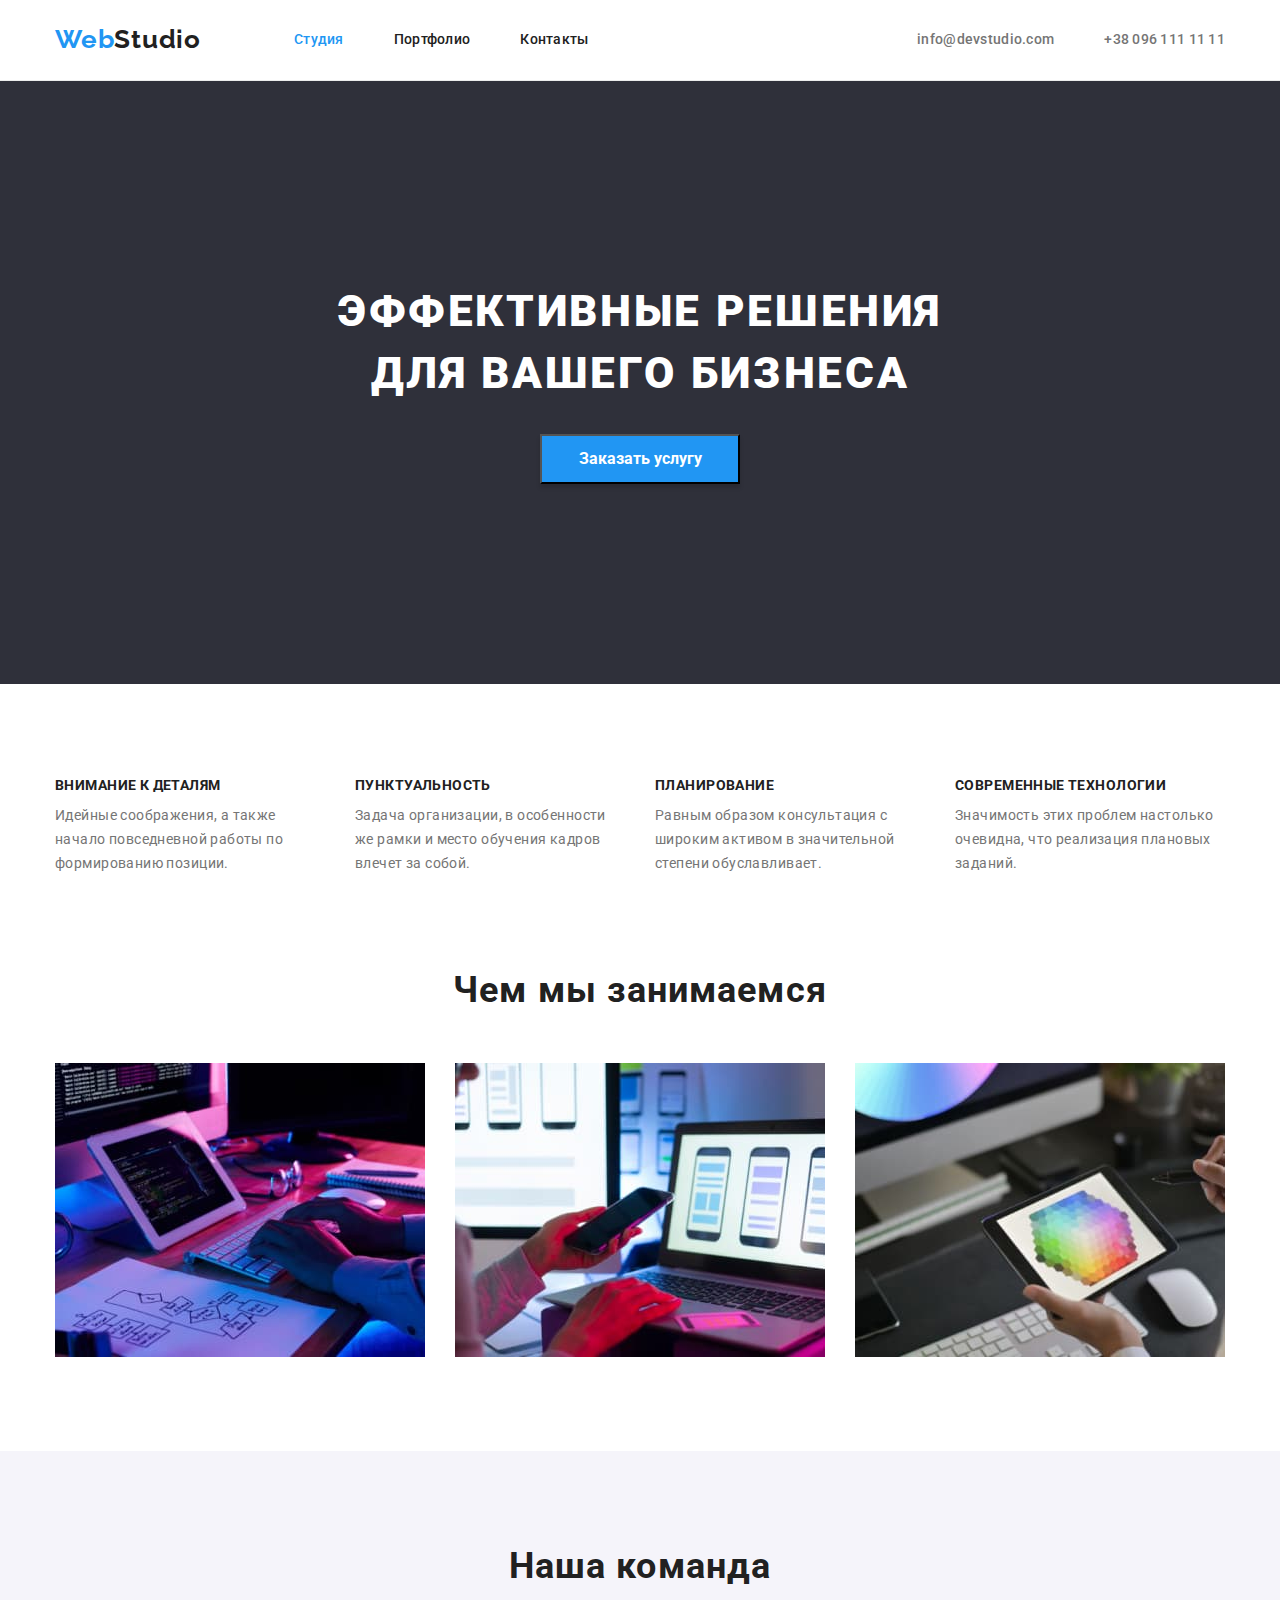
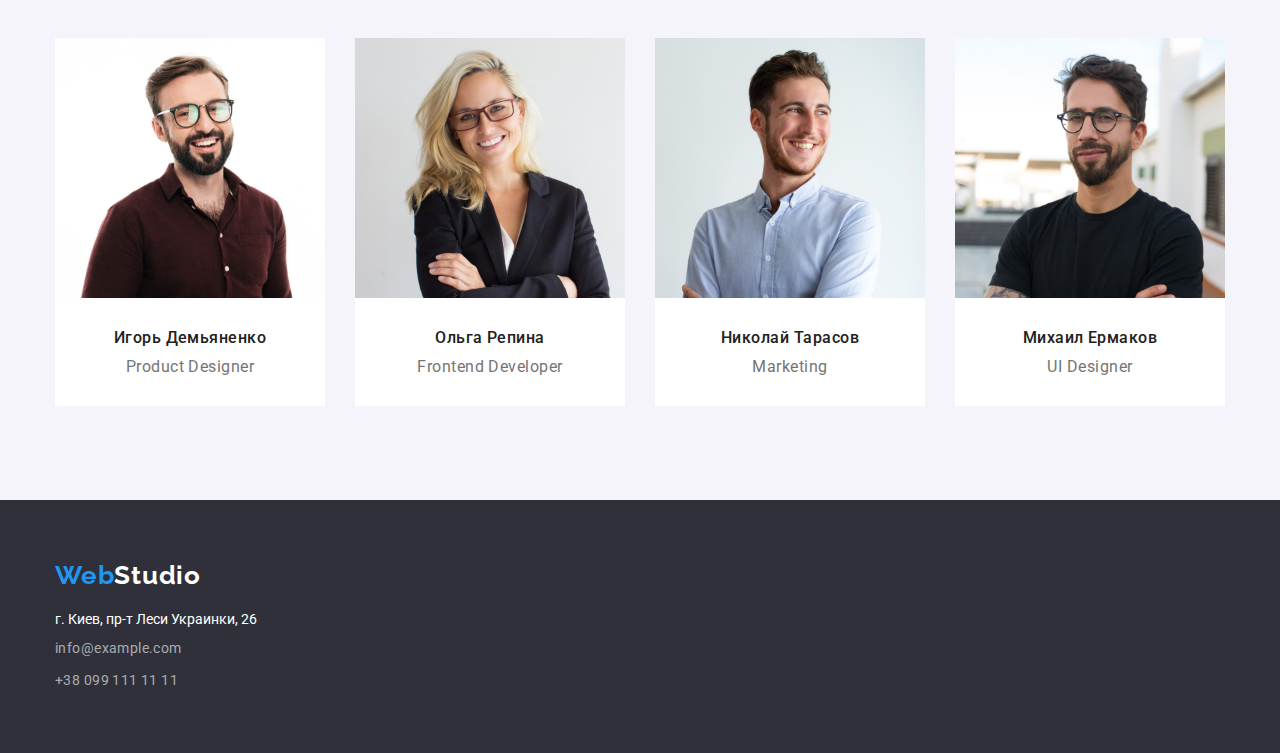
<file: index.html>
<!DOCTYPE html>
<html lang="ru">
  <head>
    <meta charset="UTF-8" />
    <meta http-equiv="X-UA-Compatible" content="IE=edge" />
    <meta name="viewport" content="width=device-width, initial-scale=1.0" />
    <title>Document</title>
    <!--fonts-->
    <link rel="preconnect" href="https://fonts.googleapis.com" />
    <link rel="preconnect" href="https://fonts.gstatic.com" crossorigin />
    <link
      href="https://fonts.googleapis.com/css2?family=Raleway:wght@700&family=Roboto:wght@400;500;700;900&display=swap"
      rel="stylesheet"
    />
    <link
      rel="stylesheet"
      href="https://cdnjs.cloudflare.com/ajax/libs/modern-normalize/1.1.0/modern-normalize.min.css"
    />
    <link rel="stylesheet" href="./css/styles.css" />
  </head>

  <body class="page">
    <header class="header">
      <div class="container header-container">
        <!--logo-->
        <a href="" lang="en" class="logo"
          >Web<span class="colortext-header">Studio</span></a
        >
        <nav class="navigation">
          <ul class="list-index">
            <li class="item-index">
              <a href="" class="link current">Студия</a>
            </li>
            <li class="item-index">
              <a href="./portfolio.html" class="link">Портфолио</a>
            </li>
            <li class="item-index">
              <a href="" class="link">Контакты</a>
            </li>
          </ul>
        </nav>
        <ul class="contacts">
          <li class="item-contacts-mail">
            <a href="" class="link-contacts-mail">info@devstudio.com</a>
          </li>
          <li class="item-contacts-tel">
            <a href="" class="link-contacts-tel">+38 096 111 11 11</a>
          </li>
        </ul>
      </div>
    </header>
    <main>
      <!--hero-->
      <section class="hero">
        <div class="container">
          <h1 class="hero-title">Эффективные решения для вашего бизнеса</h1>
          <button type="button" class="hero-btn">Заказать услугу</button>
        </div>
      </section>
      <!--features-->
      <section class="features section">
        <div class="container">
          <h2 hidden class="section-title">особенности</h2>
          <ul class="list-features">
            <li class="item-features">
              <h3 class="title-features">Внимание к деталям</h3>
              <p class="content-features">
                Идейные соображения, а также начало повседневной работы по
                формированию позиции.
              </p>
            </li>
            <li class="item-features">
              <h3 class="title-features">Пунктуальность</h3>
              <p class="content-features">
                Задача организации, в особенности же рамки и место обучения
                кадров влечет за собой.
              </p>
            </li>
            <li class="item-features">
              <h3 class="title-features">Планирование</h3>
              <p class="content-features">
                Равным образом консультация с широким активом в значительной
                степени обуславливает.
              </p>
            </li>
            <li class="item-features">
              <h3 class="title-features">Современные технологии</h3>
              <p class="content-features">
                Значимость этих проблем настолько очевидна, что реализация
                плановых заданий.
              </p>
            </li>
          </ul>
        </div>
      </section>
      <!--work-->
      <section class="work section">
        <div class="container">
          <h2 class="section-title">Чем мы занимаемся</h2>
          <ul class="work-list">
            <li class="work-item">
              <img
                width="370"
                src="images/img1.jpg"
                alt="разработка програмного обеспечения"
              />
            </li>
            <li class="work-item">
              <img
                width="370"
                src="images/img2.jpg"
                alt="тестирование приложений"
              />
            </li>
            <li class="work-item">
              <img
                width="370"
                src="images/img3.jpg"
                alt="работа с цветовой гаммой"
              />
            </li>
          </ul>
        </div>
      </section>
      <!--team-->
      <section class="team section">
        <div class="container">
          <h2 class="section-title">Наша команда</h2>
          <ul class="team-list">
            <li class="team-item">
              <img
                width="270"
                src="./images/photo1.jpg"
                alt="Product Designer"
              />
              <div class="team-box">
                <h3 class="team-subtitle">Игорь Демьяненко</h3>
                <p lang="en" class="position">Product Designer</p>
              </div>
            </li>

            <li class="team-item">
              <img
                width="270"
                src="./images/photo2.jpg"
                alt="Frontend Developer"
              />

              <div class="team-box">
                <h3 class="team-subtitle">Ольга Репина</h3>
                <p lang="en" class="position">Frontend Developer</p>
              </div>
            </li>

            <li class="team-item">
              <img width="270" src="./images/photo3.jpg" alt="Marketing" />

              <div class="team-box">
                <h3 class="team-subtitle">Николай Тарасов</h3>
                <p lang="en" class="position">Marketing</p>
              </div>
            </li>

            <li class="team-item">
              <img width="270" src="./images/photo4.jpg" alt="UI Designer" />

              <div class="team-box">
                <h3 class="team-subtitle">Михаил Ермаков</h3>
                <p lang="en" class="position">UI Designer</p>
              </div>
            </li>
          </ul>
        </div>
      </section>
    </main>
    <footer class="footer">
      <div class="container">
        <!--logo-->
        <a href="" class="logo-footer"
          >Web<span class="colortext-footer">Studio</span></a
        >
        <address class="address">
          <ul class="address-list">
            <li class="footer-item">г. Киев, пр-т Леси Украинки, 26</li>
            <li class="footer-item">
              <a href="" class="mail" lang="en">info@example.com</a>
            </li>
            <li class="footer-item">
              <a href="" class="tel">+38 099 111 11 11</a>
            </li>
          </ul>
        </address>
      </div>
    </footer>
  </body>
</html>
</file>
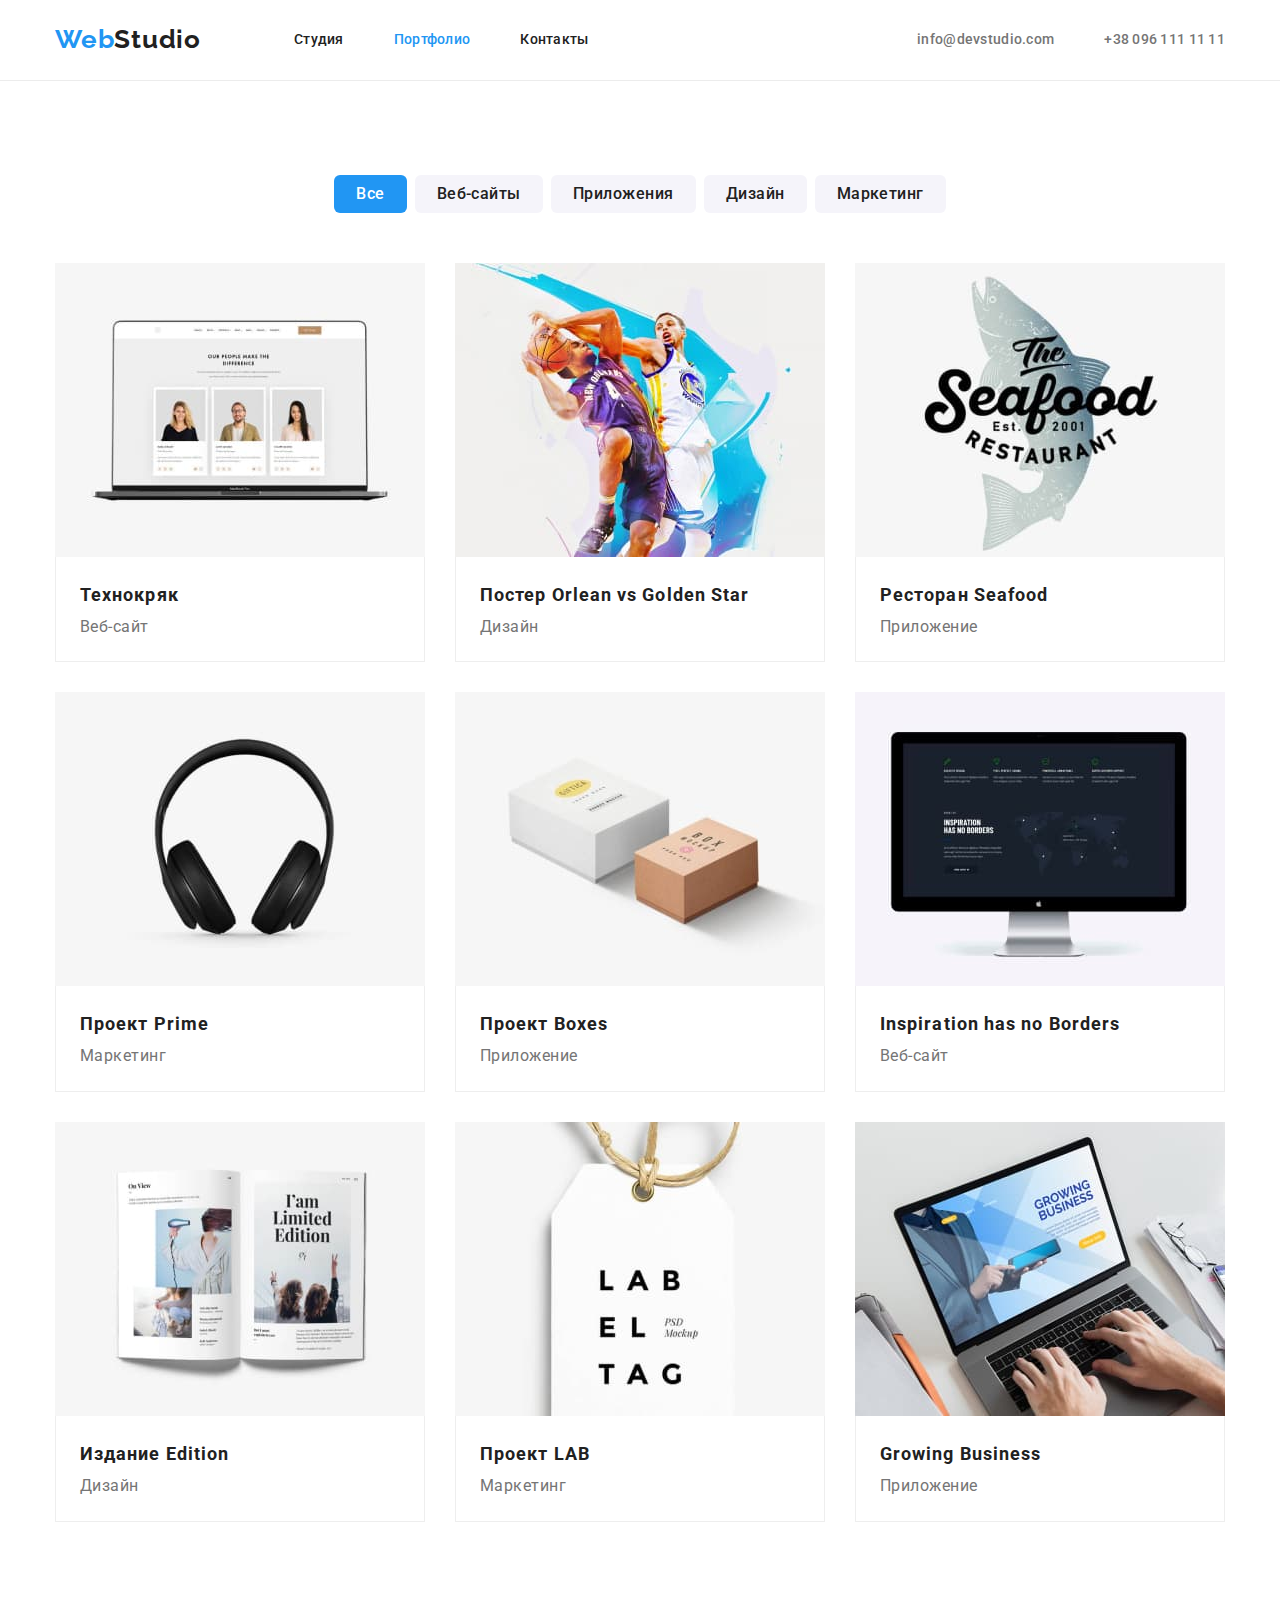
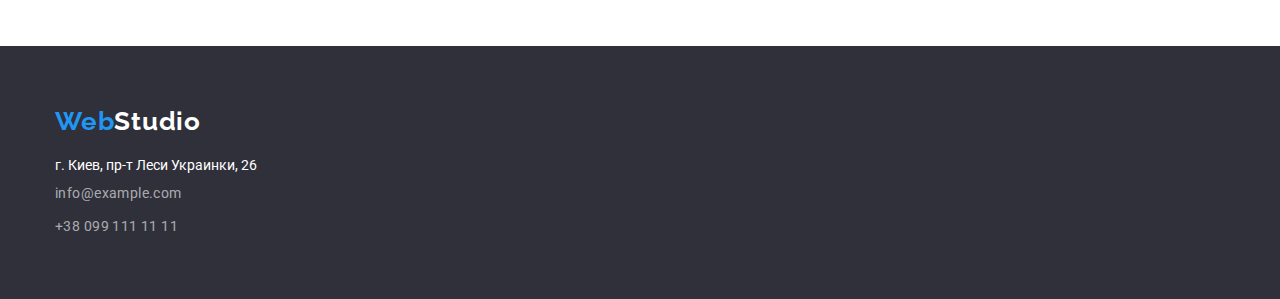
<file: portfolio.html>
<!DOCTYPE html>
<html lang="ru">
  <head>
    <meta charset="UTF-8" />
    <meta http-equiv="X-UA-Compatible" content="IE=edge" />
    <meta name="viewport" content="width=device-width, initial-scale=1.0" />
    <title>Document</title>
    <!--fonts-->
    <link rel="preconnect" href="https://fonts.googleapis.com" />
    <link rel="preconnect" href="https://fonts.gstatic.com" crossorigin />
    <link
      href="https://fonts.googleapis.com/css2?family=Raleway:wght@700&family=Roboto:wght@400;500;700;900&display=swap"
      rel="stylesheet"
    />
    <link
      rel="stylesheet"
      href="https://cdnjs.cloudflare.com/ajax/libs/modern-normalize/1.1.0/modern-normalize.min.css"
    />
    <link rel="stylesheet" href="./css/styles.css" />
  </head>
  <body class="page">
    <header class="header">
      <div class="container header-container">
        <!--logo-->
        <a href="" lang="en" class="logo"
          >Web<span class="colortext-header">Studio</span></a
        >
        <section>
          <nav class="navigation">
            <ul class="list-index">
              <li class="item-index">
                <a href="./index.html" class="link">Студия</a>
              </li>
              <li class="item-index">
                <a href="./portfolio.html" class="link current">Портфолио</a>
              </li>
              <li class="item-index">
                <a href="" class="link">Контакты</a>
              </li>
            </ul>
          </nav>
        </section>
        <ul class="contacts">
          <li class="item-contacts-mail">
            <a href="" class="link-contacts-mail">info@devstudio.com</a>
          </li>
          <li class="item-contacts-tel">
            <a href="" class="link-contacts-tel">+38 096 111 11 11</a>
          </li>
        </ul>
      </div>
    </header>
    <main>
      <section class="portfolio">
        <div class="container">
          <h1 hidden>Catalog</h1>
          <ul class="btn-list">
            <li class="btn-item">
              <button type="button" class="portfolio-all-btn">Все</button>
            </li>
            <li class="btn-item">
              <button type="button" class="portfolio-btn">Веб-сайты</button>
            </li>
            <li class="btn-item">
              <button type="button" class="portfolio-btn">Приложения</button>
            </li>
            <li class="btn-item">
              <button type="button" class="portfolio-btn">Дизайн</button>
            </li>
            <li class="btn-item">
              <button type="button" class="portfolio-btn">Маркетинг</button>
            </li>
          </ul>
          <ul class="portfolio-container">
            <li class="portfolio-item">
              <img width="370" src="./images/portfolio img1.jpg" alt="" />

              <div class="portfolio-box">
                <h2 class="subtitle">Технокряк</h2>
                <p class="portfolio-content">Веб-сайт</p>
              </div>
            </li>

            <li class="portfolio-item">
              <img width="370" src="./images/portfolio img2.jpg" alt="" />

              <div class="portfolio-box">
                <h2 class="subtitle">
                  Постер <span lang="en">Orlean vs Golden Star</span>
                </h2>
                <p class="portfolio-content">Дизайн</p>
              </div>
            </li>

            <li class="portfolio-item">
              <img width="370" src="./images/portfolio img3.jpg" alt="" />

              <div class="portfolio-box">
                <h2 class="subtitle">
                  Ресторан <span lang="en">Seafood</span>
                </h2>
                <p class="portfolio-content">Приложение</p>
              </div>
            </li>

            <li class="portfolio-item">
              <img width="370" src="./images/portfolio img4.jpg" alt="" />

              <div class="portfolio-box">
                <h2 class="subtitle">Проект <span lang="en">Prime</span></h2>
                <p class="portfolio-content">Маркетинг</p>
              </div>
            </li>

            <li class="portfolio-item">
              <img width="370" src="./images/portfolio img5.jpg" alt="" />

              <div class="portfolio-box">
                <h2 class="subtitle">Проект <span lang="en">Boxes</span></h2>
                <p class="portfolio-content">Приложение</p>
              </div>
            </li>

            <li class="portfolio-item">
              <img width="370" src="./images/portfolio img6.jpg" alt="" />

              <div class="portfolio-box">
                <h2 class="subtitle" lang="en">Inspiration has no Borders</h2>
                <p class="portfolio-content">Веб-сайт</p>
              </div>
            </li>

            <li class="portfolio-item">
              <img width="370" src="./images/portfolio img7.jpg" alt="" />

              <div class="portfolio-box">
                <h2 class="subtitle">Издание <span lang="en">Edition</span></h2>
                <p class="portfolio-content">Дизайн</p>
              </div>
            </li>

            <li class="portfolio-item">
              <img width="370" src="./images/portfolio img8.jpg" alt="" />

              <div class="portfolio-box">
                <h2 class="subtitle">Проект <span lang="en">LAB</span></h2>
                <p class="portfolio-content">Маркетинг</p>
              </div>
            </li>

            <li class="portfolio-item">
              <img width="370" src="./images/portfolio img9.jpg" alt="" />

              <div class="portfolio-box">
                <h2 class="subtitle" lang="en">Growing Business</h2>
                <p class="portfolio-content">Приложение</p>
              </div>
            </li>
          </ul>
        </div>
      </section>
    </main>
    <footer class="footer">
      <div class="container">
        <!--logo-->
        <a href="" class="logo"
          >Web<span class="colortext-footer">Studio</span></a
        >
        <address class="address">
          <ul class="address-list">
            <li class="footer-item">г. Киев, пр-т Леси Украинки, 26</li>
            <li class="footer-item">
              <a href="" class="mail">info@example.com</a>
            </li>
            <li class="footer-item">
              <a href="" class="tel">+38 099 111 11 11</a>
            </li>
          </ul>
        </address>
      </div>
    </footer>
  </body>
</html>
</file>
<file: css/styles.css>
:root{
    --main-text-color: #212121;
    --secondary-text-color: #757575;
    --text-color: #FFFFFF;
    --accent: #2196F3;
    --main-background-color:#F5F4FA;
    --secondary-background-color:#FFFFFF;
    --additional-color:#2F303A;
    --border-color:#ECECEC;
    --secondary-border-color:#EEEEEE;
}
.page{
    background-color: #FFFFFF;
    font-family: Roboto,sans-serif;
}
h1, h2, h3, p{
    margin: 0;
}
img{
    display: block;
    max-width: 100%;
    height: auto;
}
.section{
    padding-top: 94px;
    padding-bottom: 94px;
}
/*main text color #212121*/
/*secondary text color #757575*/
/*#FFFFFF*/
/*accent #2196F3*/
/*header styles*/

.container{
    width: 1200px;
    padding-left: 15px;
    padding-right: 15px;
    margin-left: auto;
    margin-right: auto;
}
.header{
    background-color: var(--text-color);
    border-bottom: 1px solid var(--border-color);
}
.header-container {
    display: flex;
    align-items: center;
   }
ul{
    list-style: none;
    margin: 0;
    padding: 0;
    }

.logo {
    padding-top: 24px;
    padding-bottom: 24px;
    margin-right: 93px;
    font-family: 'Raleway';
    font-weight: 700;
    font-size: 26px;
    line-height: 1.2;
    letter-spacing: 0.03em;
    color:var(--accent);
    text-decoration: none;
}
.colortext-header{
    color:var(--main-text-color);
}
.list-index{
    display: flex;
    padding: 0;
    margin-top: 0;
    margin-bottom: 0;
}
.item-index{
    margin-right: 50px;
}
.item-index:last-child{
    margin-right: 0;
}
.link.current{
    color: var(--accent);}
.link{
    font-weight: 500;
    font-size: 14px;
    line-height: 1.14;
    letter-spacing: 0.02em;
    color:var(--main-text-color);
    text-decoration: none;
    padding-top: 32px;
    padding-bottom: 32px;
    display: block;
}
.link:hover,
.link:focus {
    color: var(--accent);
}

.contacts{
    margin-left: auto;
    display: flex;
    align-items: center;
    padding: 0;
    margin-top: 0;
    margin-bottom: 0;
}
.link-contacts-mail {
    font-weight: 500;
    font-size: 14px;
    line-height: 1.14;
    letter-spacing: 0.02em;
    color:var(--secondary-text-color);
    text-decoration: none;
    padding-top: 32px;
    padding-bottom: 32px;
    display: block;
}
.link-contacts-mail:hover,
.link-contacts-mail:focus{
    color:var(--accent);
}

.link-contacts-tel {
    font-weight: 500;
    font-size: 14px;
    line-height: 1.14;
    letter-spacing: 0.02em;
    color:var(--secondary-text-color);
    text-decoration: none;
    padding-top: 32px;
    padding-bottom: 32px;
    display: block;
}
.link-contacts-tel:hover,
.link-contacts-tel:focus{
    color: var(--accent);
}
.item-contacts-mail{
    margin-right: 50px;
}

/*hero styles*/
.hero {
    background-color: var(--additional-color);
}
.hero{
   
    padding-top:200px ;
    padding-bottom:200px ;
    text-align: center;
}
.hero-title {
    margin: auto;
    margin-bottom: 30px;
    width: 696px;
    font-weight: 900;
    font-size: 44px;
    line-height:1.4;
    text-align:center;
    letter-spacing: 0.06em;
    text-transform: uppercase;
    color:var(--text-color);
}
.hero-btn {
    width: 200px;
    height: 50px;
  
    font-size: 16px;
    line-height: 1.8;
    font-weight: 700;
    font-family: inherit;
    background:var(--accent);
    color: var(--text-color);
    box-shadow: 0px 4px 4px rgba(0, 0, 0, 0.15);
    cursor: pointer;
}


/*features*/
.list-features {
    font-size: 14px;
    line-height: 1.7;
    letter-spacing: 0.03em;
    color:var(--secondary-text-color);
    display: flex;
}
.item-features{
    display: block;
    width: 270px;
    margin-right: 30px;
   }
.item-features:last-child {
    margin-right: 0;}

.title-features {
    font-weight: 700;
    font-size: 14px;
    line-height: 1.14;
    letter-spacing: 0.03em;
    text-transform: uppercase;
    color:var(--main-text-color);
    margin-bottom: 10px;
}

/*work*/
.work {
    background-color: var(--text-color);
    padding-top: 0;
}

.section-title {
    font-weight: 700;
    font-size: 36px;
    line-height: 1.2;
    text-align: center;
    letter-spacing: 0.03em;
    color:var(--main-text-color);
}
.work-list{
    display: flex;
}
.work-item{
    width: 370px;
    margin-right: 30px;
}
.work-item:last-child{
    margin-right: 0;
}

/*team*/
.section-title{
    margin-bottom: 50px;
}
.team{
    background-color: var(--main-background-color);
}
.team-list{
    display: flex;
   
}
.team-item{
    background-color: var(--secondary-background-color);
    width: 270px;
    margin-right:30px;
}
.team-item:last-child{
    margin-right: 0;
}
.team-subtitle{
        font-size: 16px;
        font-weight: 500;
        line-height: 1.2;
        margin-bottom: 10px;
        letter-spacing: 0.03em;
        text-align: center;
        color: var(--main-text-color);
}
.position{
        font-size: 16px;
        font-weight: 400;
        line-height: 1.2;
        letter-spacing: 0.03em;
        text-align: center;
        color: var(--secondary-text-color);
}
.team-box{
    padding-top:30px;
    padding-bottom: 30px;
}
/*footer*/

.footer {
    padding-top: 60px;
    padding-bottom: 60px;
    background-color: var(--additional-color);
    border-radius: 0;
}
.logo-footer{
    margin:0px 93px 0px 0px;
    padding: 24px 0px;
    font-family: 'Raleway';
    font-weight: 700;
    font-size: 26px;
    line-height: 1.2;
    letter-spacing: 0.03em;
    color: var(--accent);
    text-decoration: none;
}
.colortext-footer {
    color: var(--text-color);
}
.address{
margin-top: 20px;
}
.address-list{
    padding-left: 0;
    font-size: 14px;
    font-style: normal;
    color: var(--text-color);
}
.footer-item{
    margin-bottom: 9px;
}
.footer-item:last-child{
margin-bottom: 0;
}
.mail{
    font-style: normal;
    font-size: 14px;
    line-height: 1.7;
    letter-spacing: 0.03em;
    text-decoration: none;
    color: rgba(255, 255, 255, 0.6);}
.mail:hover,
.mail:focus{
    color: var(--accent);
    color: var(--accent);
}
  .tel  {
    font-style: normal;
    font-size: 14px;
    line-height: 1.7;
    letter-spacing: 0.03em;
    text-decoration: none;
    color: rgba(255, 255, 255, 0.6);
}
.tel:hover,
.mail:focus{
    color: var(--accent);
}

/*portfolio*/
.portfolio{
    padding-top: 94px;
    padding-bottom: 94px;
}
.btn-list{
    display: flex;
    align-items: center;
    justify-content: center;
    margin-bottom: 50px;
}
.btn-item{
    margin-right: 8px;
}
.btn-item:last-child{
    margin-right: 0;
}
.portfolio-btn{
    padding: 6px 22px;
    border: none;
    border-radius: 6px;
    font-family: inherit;
    font-size: 16px;
    font-weight: 500;
    line-height: 1.6;
    letter-spacing: 0.03em;
    text-align: center;
    background:var(--main-background-color);
    color: var(--main-text-color);
}
.portfolio-btn:hover,
.portfolio-btn:focus {
    background: var(--accent);
    color: var(--text-color);
    cursor: pointer;
}
.portfolio-all-btn{
        padding: 6px 22px;
        border: none;
        border-radius: 6px;
        font-family: inherit;
        font-size: 16px;
        font-weight: 500;
        line-height: 1.6;
        letter-spacing: 0.03em;
        text-align: center;
        background: var(--accent);
        color:var(--text-color);
}
.portfolio-all-btn:hover,
.portfolio-all-btn:focus {
    background: var(--main-background-color);
    color:var(--main-text-color)
    cursor pointer;
}

.subtitle{
    font-size: 18px;
    line-height:2;
    letter-spacing: 0.06em;
    color: var(--main-text-color);
}
.portfolio-container{
    display: flex;
    flex-wrap: wrap;
    padding-left: 0;
}
.portfolio-item{
    width: 370px;
    margin-right: 30px;
    margin-bottom: 30px;
}
.portfolio-item:nth-child(3n){
    margin-right: 0;
}

.portfolio-content{
    line-height: 1.8;
    letter-spacing: 0.03em;
    color: var(--secondary-text-color);
}
.portfolio-box{
    padding-right: 24px;
    padding-left: 24px;
    padding-top: 20px;
    padding-bottom: 20px;
    border-bottom: 1px solid var(--secondary-border-color);
    border-right:1px solid var(--secondary-border-color) ;
    border-left:1px solid var(--secondary-border-color); ;
}
</file>
